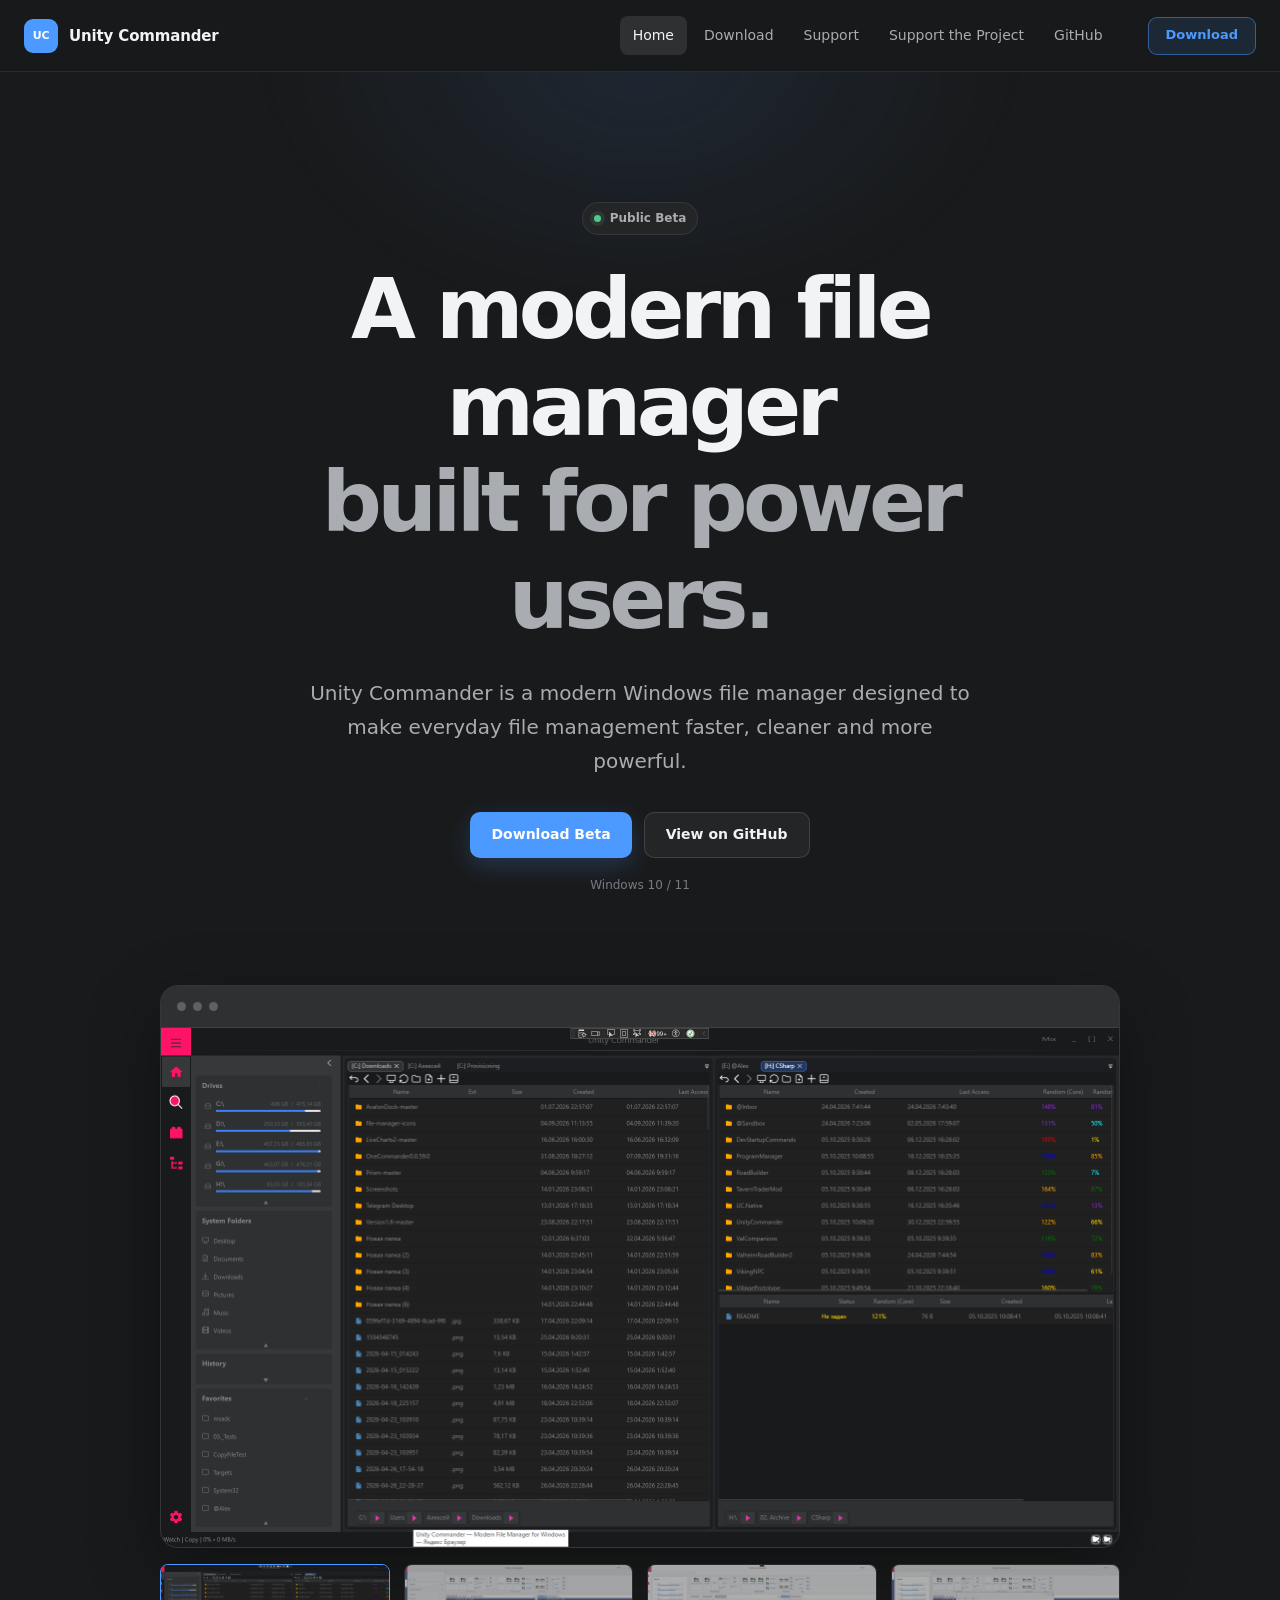
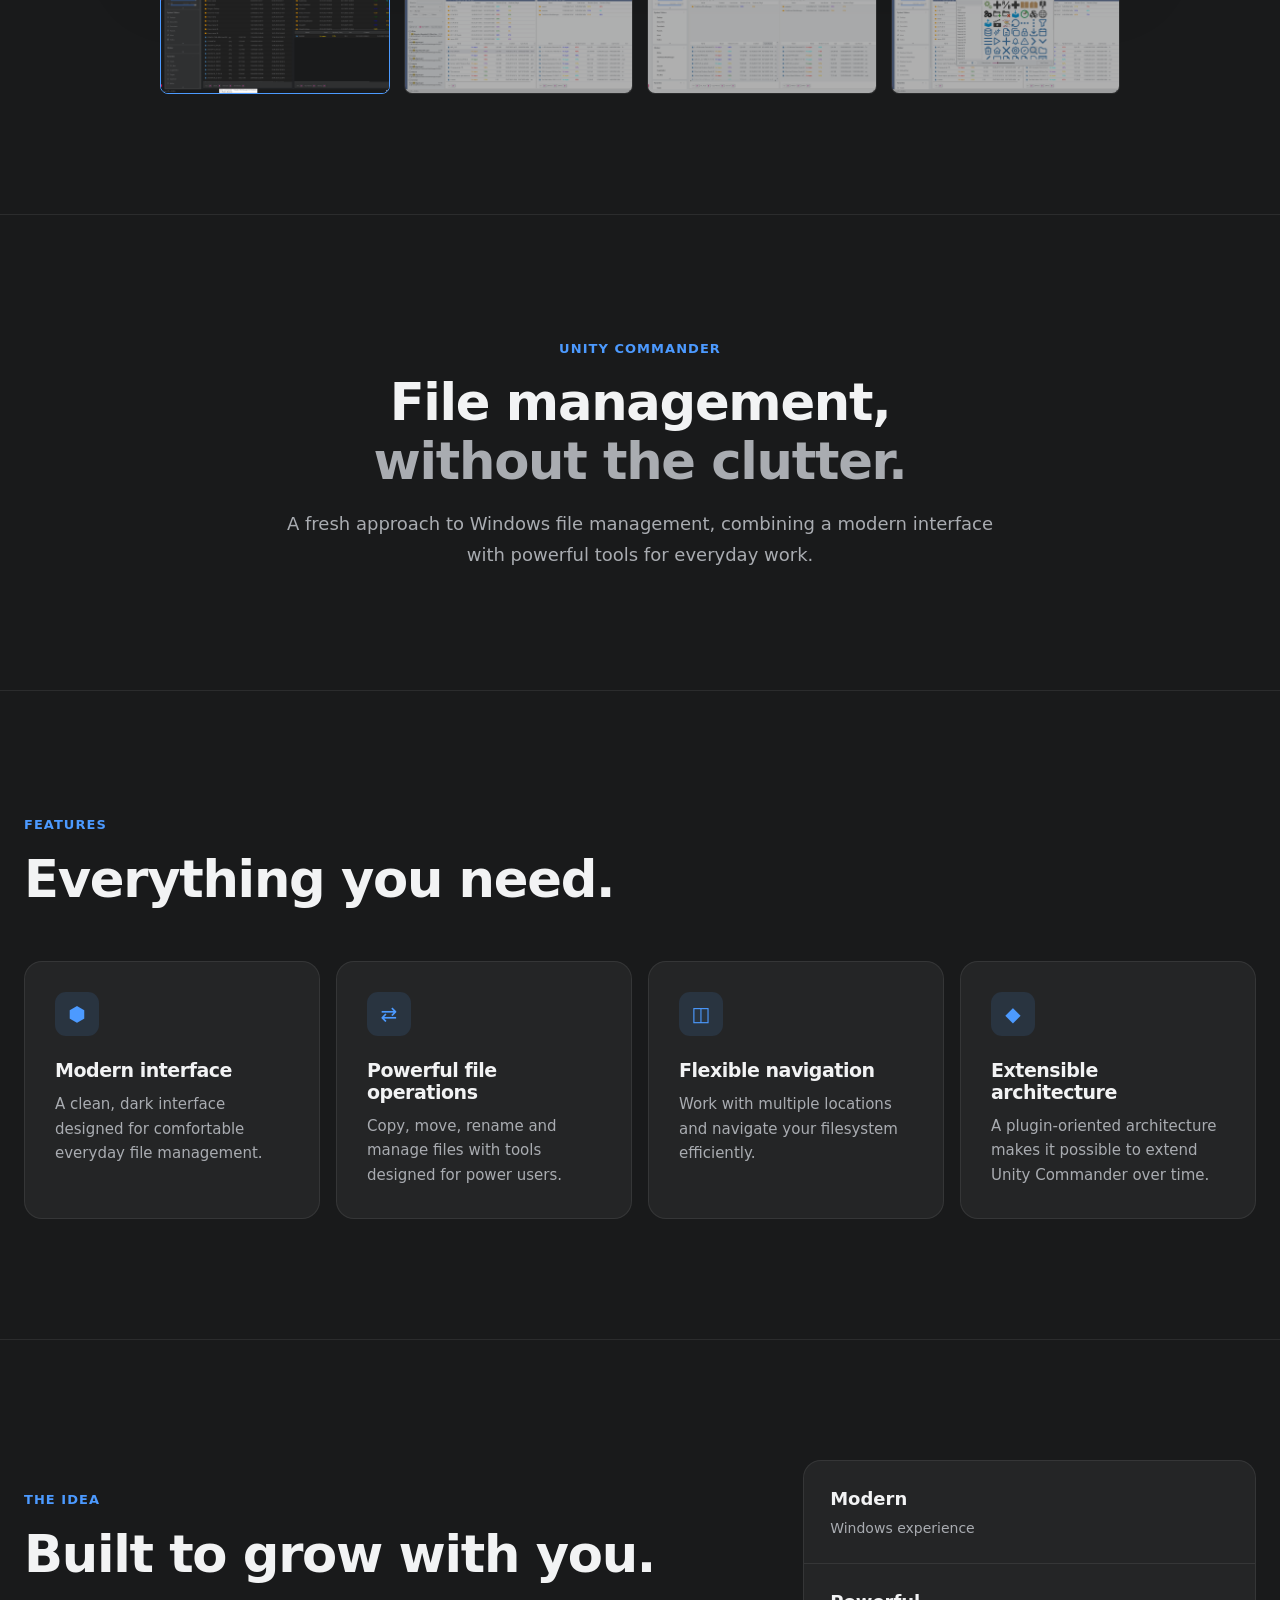
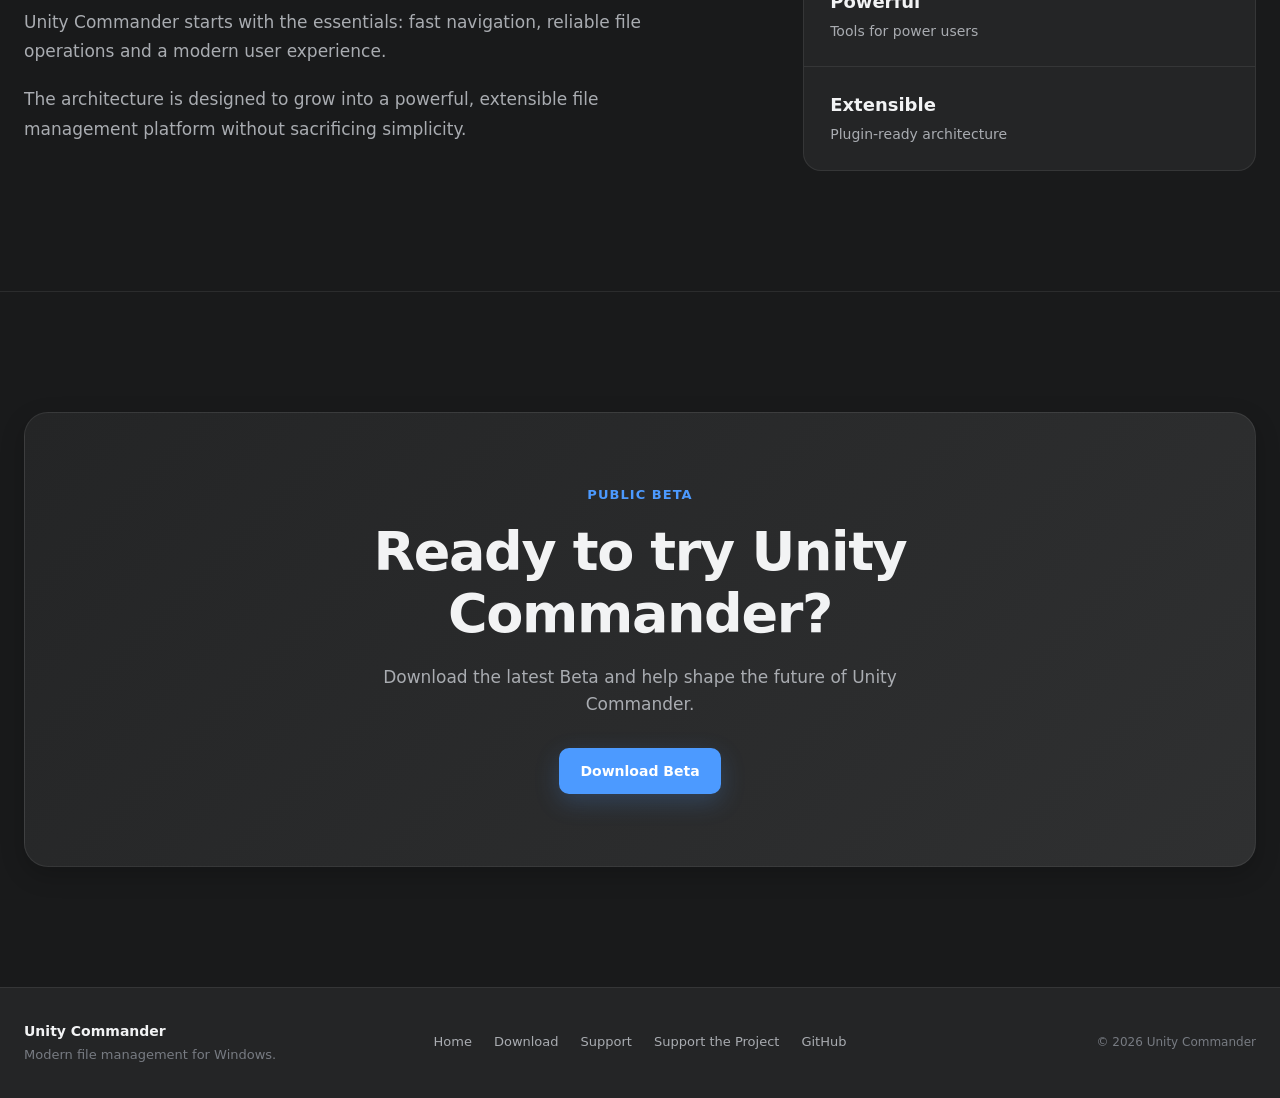
<file: index.html>
<!DOCTYPE html>
<html lang="en">
<head>
    <meta charset="UTF-8">
    <meta name="viewport" content="width=device-width, initial-scale=1.0">

    <meta
        name="description"
        content="Unity Commander — a modern, powerful file manager for Windows."
    >

    <title>Unity Commander — Modern File Manager for Windows</title>

    <link rel="stylesheet" href="css/base.css">
    <link rel="stylesheet" href="css/theme.css">
    <link rel="stylesheet" href="css/components.css">
    <link rel="stylesheet" href="css/home.css">
    <link rel="stylesheet" href="css/gallery.css">
</head>

<body>

    <!-- =========================
         Header
         ========================= -->

    <header class="site-header">
        <div class="container header-inner">

            <a class="brand" href="index.html">
                <span class="brand-icon">
                    UC
                </span>

                <span class="brand-name">
                    Unity Commander
                </span>
            </a>

            <nav class="main-nav" aria-label="Main navigation">
                <a class="nav-link active" href="index.html">
                    Home
                </a>

                <a class="nav-link" href="download.html">
                    Download
                </a>

                <a class="nav-link" href="support.html">Support</a>
                
                 <a class="nav-link" href="support-project.html">Support the Project</a>
                <a
                    class="nav-link"
                    href="https://github.com/"
                    target="_blank"
                    rel="noopener"
                >
                    GitHub
                </a>
            </nav>

            <a class="header-download" href="download.html">
                Download
            </a>

        </div>
    </header>


    <main>

        <!-- =========================
             Hero
             ========================= -->

        <section class="hero">
            <div class="container">

                <div class="hero-content">

                    <div class="hero-badge">
                        <span class="status-dot"></span>
                        Public Beta
                    </div>

                    <h1 class="hero-title">
                        A modern file manager
                        <span>built for power users.</span>
                    </h1>

                    <p class="hero-description">
                        Unity Commander is a modern Windows file manager
                        designed to make everyday file management faster,
                        cleaner and more powerful.
                    </p>

                    <div class="hero-actions">

                        <a
                            class="button button-primary"
                            href="download.html"
                        >
                            Download Beta
                        </a>

                        <a
                            class="button button-secondary"
                            href="https://github.com/"
                            target="_blank"
                            rel="noopener"
                        >
                            View on GitHub
                        </a>

                    </div>

                    <p class="hero-platform">
                        Windows 10 / 11
                    </p>

                </div>

            </div>
        </section>


        <!-- =========================
            Product Screenshots
            ========================= -->

        <section class="product-preview">
            <div c
        lass="container">

                <div class="product-gallery" data-gallery>

                    <button
                        class="gallery-main"
                        type="button"
                        data-gallery-open="0"
                        aria-label="Open Unity Commander screenshot"
                    >
                        <div class="window-header">
                            <span></span>
                            <span></span>
                            <span></span>
                        </div>

                        <div class="window-content">
                            <img
                                src="assets/images/unity-commander-main.png"
                                alt="Unity Commander file manager interface"
                                data-gallery-image
                            >
                        </div>
                    </button>

                    <div class="gallery-thumbnails" aria-label="Product screenshots">

                        <button
                            class="gallery-thumbnail active"
                            type="button"
                            data-gallery-open="0"
                        >
                            <img
                                src="assets/images/unity-commander-main.png"
                                alt="Unity Commander main interface"
                            >
                        </button>

                        <button
                            class="gallery-thumbnail"
                            type="button"
                            data-gallery-open="1"
                        >
                            <img
                                src="assets/images/unity-commander-search.png"
                                alt="Unity Commander search"
                            >
                        </button>

                        <button
                            class="gallery-thumbnail"
                            type="button"
                            data-gallery-open="2"
                        >
                            <img
                                src="assets/images/unity-commander-light.png"
                                alt="Unity Commander navigation"
                            >
                        </button>

                        <button
                            class="gallery-thumbnail"
                            type="button"
                            data-gallery-open="3"
                        >
                            <img
                                src="assets/images/unity-commander-icon-maker.png"
                                alt="Unity Commander Icon Maker"
                            >
                        </button>

                    </div>

                </div>

            </div>
        </section>


        <!-- =========================
            Screenshot Lightbox
            ========================= -->

        <div
            class="gallery-lightbox"
            data-gallery-lightbox
            aria-hidden="true"
        >

            <div class="gallery-lightbox-backdrop" data-gallery-close></div>

            <div class="gallery-lightbox-content">

                <button
                    class="gallery-lightbox-close"
                    type="button"
                    data-gallery-close
                    aria-label="Close screenshot"
                >
                    ×
                </button>

                <button
                    class="gallery-lightbox-arrow gallery-lightbox-prev"
                    type="button"
                    data-gallery-prev
                    aria-label="Previous screenshot"
                >
                    ‹
                </button>

                <img
                    class="gallery-lightbox-image"
                    data-gallery-lightbox-image
                    src=""
                    alt=""
                >

                <button
                    class="gallery-lightbox-arrow gallery-lightbox-next"
                    type="button"
                    data-gallery-next
                    aria-label="Next screenshot"
                >
                    ›
                </button>

                <div
                    class="gallery-lightbox-counter"
                    data-gallery-counter
                >
                    1 / 4
                </div>

            </div>

        </div>



        <!-- =========================
             Introduction
             ========================= -->

        <section class="section introduction">
            <div class="container">

                <div class="section-heading">

                    <span class="section-label">
                        Unity Commander
                    </span>

                    <h2>
                        File management,
                        <span>without the clutter.</span>
                    </h2>

                    <p>
                        A fresh approach to Windows file management,
                        combining a modern interface with powerful
                        tools for everyday work.
                    </p>

                </div>

            </div>
        </section>


        <!-- =========================
             Features
             ========================= -->

        <section class="section features">
            <div class="container">

                <div class="section-heading">
                    <span class="section-label">
                        Features
                    </span>

                    <h2>
                        Everything you need.
                    </h2>
                </div>


                <div class="feature-grid">

                    <article class="feature-card">

                        <div class="feature-icon">
                            ⬢
                        </div>

                        <h3>
                            Modern interface
                        </h3>

                        <p>
                            A clean, dark interface designed for
                            comfortable everyday file management.
                        </p>

                    </article>


                    <article class="feature-card">

                        <div class="feature-icon">
                            ⇄
                        </div>

                        <h3>
                            Powerful file operations
                        </h3>

                        <p>
                            Copy, move, rename and manage files
                            with tools designed for power users.
                        </p>

                    </article>


                    <article class="feature-card">

                        <div class="feature-icon">
                            ◫
                        </div>

                        <h3>
                            Flexible navigation
                        </h3>

                        <p>
                            Work with multiple locations and navigate
                            your filesystem efficiently.
                        </p>

                    </article>


                    <article class="feature-card">

                        <div class="feature-icon">
                            ◆
                        </div>

                        <h3>
                            Extensible architecture
                        </h3>

                        <p>
                            A plugin-oriented architecture makes it
                            possible to extend Unity Commander over time.
                        </p>

                    </article>

                </div>

            </div>
        </section>


        <!-- =========================
             Philosophy
             ========================= -->

        <section class="section philosophy">
            <div class="container">

                <div class="philosophy-grid">

                    <div class="philosophy-content">

                        <span class="section-label">
                            The idea
                        </span>

                        <h2>
                            Built to grow with you.
                        </h2>

                        <p>
                            Unity Commander starts with the essentials:
                            fast navigation, reliable file operations
                            and a modern user experience.
                        </p>

                        <p>
                            The architecture is designed to grow into
                            a powerful, extensible file management
                            platform without sacrificing simplicity.
                        </p>

                    </div>


                    <div class="philosophy-highlight">

                        <div class="highlight-item">
                            <strong>
                                Modern
                            </strong>

                            <span>
                                Windows experience
                            </span>
                        </div>

                        <div class="highlight-item">
                            <strong>
                                Powerful
                            </strong>

                            <span>
                                Tools for power users
                            </span>
                        </div>

                        <div class="highlight-item">
                            <strong>
                                Extensible
                            </strong>

                            <span>
                                Plugin-ready architecture
                            </span>
                        </div>

                    </div>

                </div>

            </div>
        </section>


        <!-- =========================
             Beta CTA
             ========================= -->

        <section class="section beta-cta">
            <div class="container">

                <div class="cta-card">

                    <span class="section-label">
                        Public Beta
                    </span>

                    <h2>
                        Ready to try Unity Commander?
                    </h2>

                    <p>
                        Download the latest Beta and help shape
                        the future of Unity Commander.
                    </p>

                    <a
                        class="button button-primary"
                        href="download.html"
                    >
                        Download Beta
                    </a>

                </div>

            </div>
        </section>

    </main>


    <!-- =========================
         Footer
         ========================= -->

    <footer class="site-footer">

        <div class="container footer-inner">

            <div class="footer-brand">
                <strong>
                    Unity Commander
                </strong>

                <span>
                    Modern file management for Windows.
                </span>
            </div>


            <nav class="footer-nav" aria-label="Footer navigation">

                <a href="index.html">
                    Home
                </a>

                <a href="download.html">
                    Download
                </a>
              
                <a href="support.html">Support</a>
                
                <a href="support-project.html">Support the Project</a>

                <a
                    href="https://github.com/"
                    target="_blank"
                    rel="noopener"
                >
                    GitHub
                </a>

            </nav>


            <div class="footer-meta">
                © 2026 Unity Commander
            </div>

        </div>

    </footer>


    <script src="js/app.js"></script>

</body>
</html>
</file>
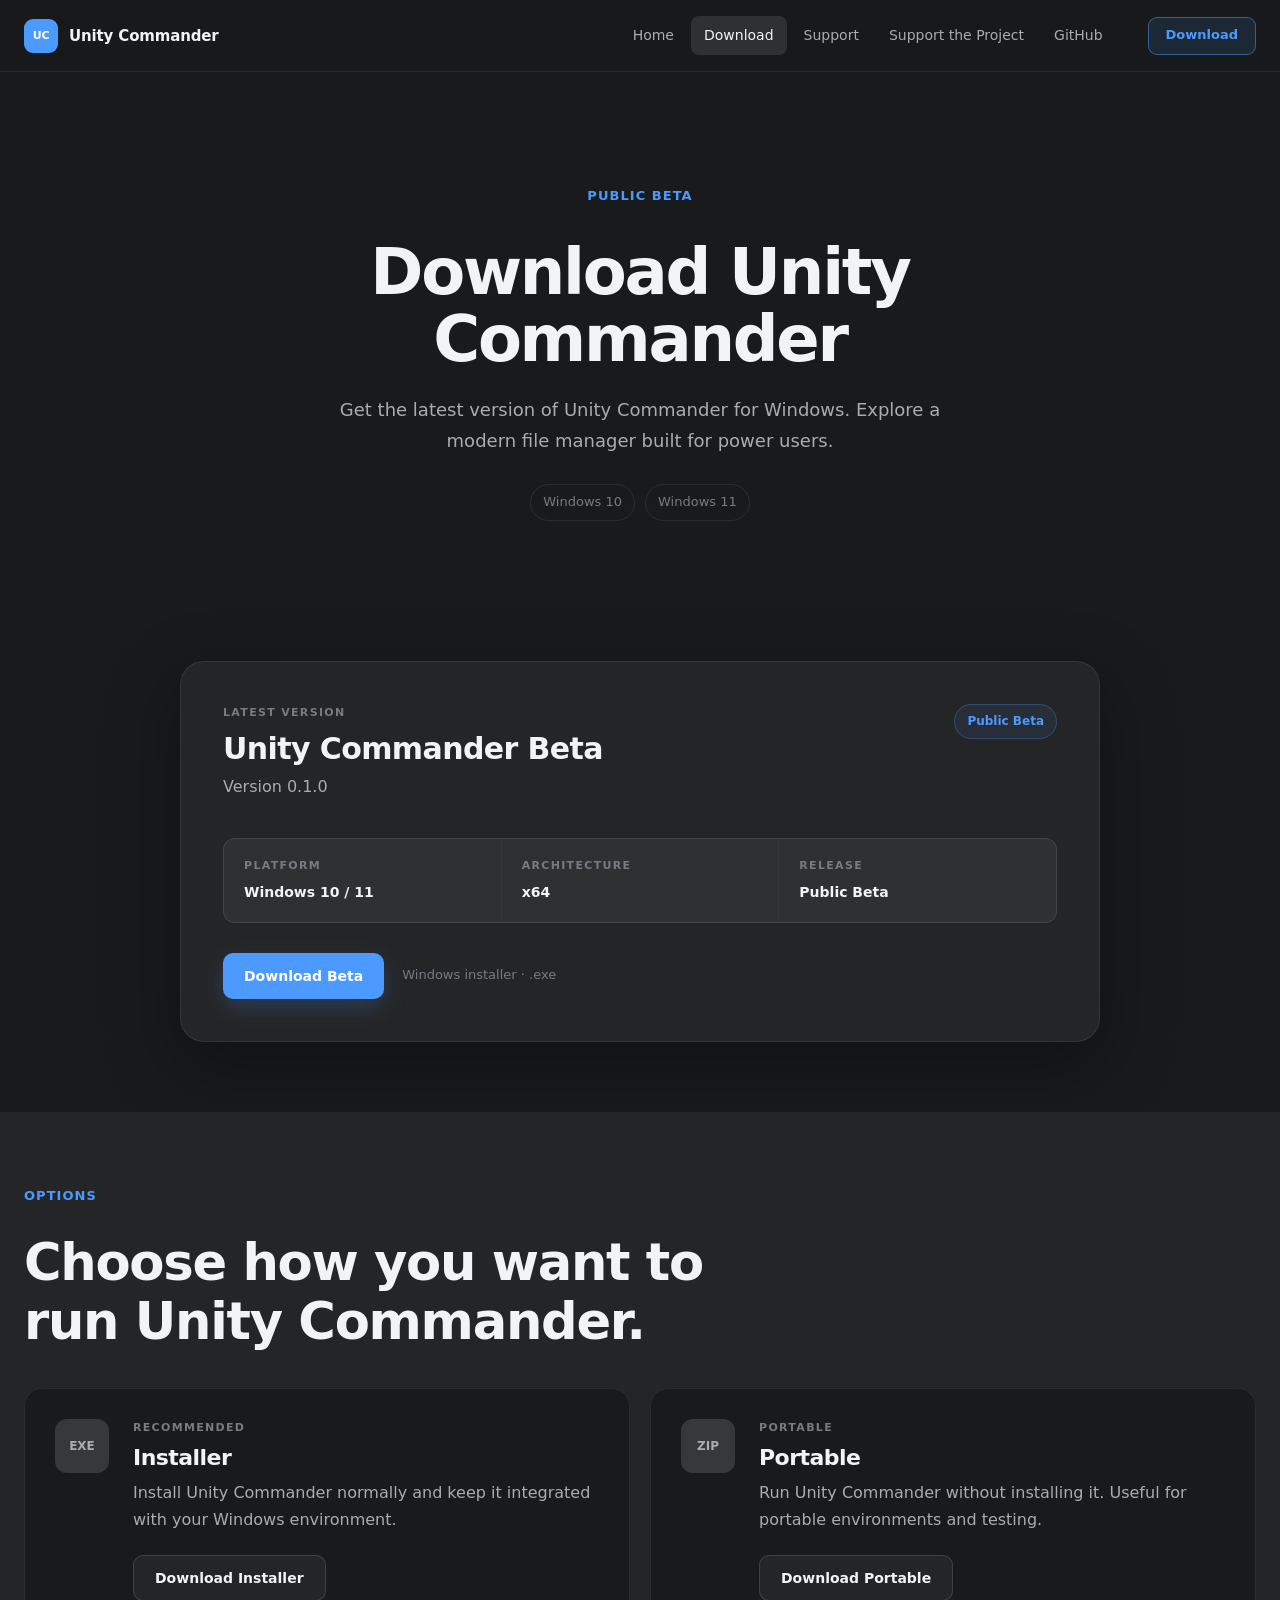
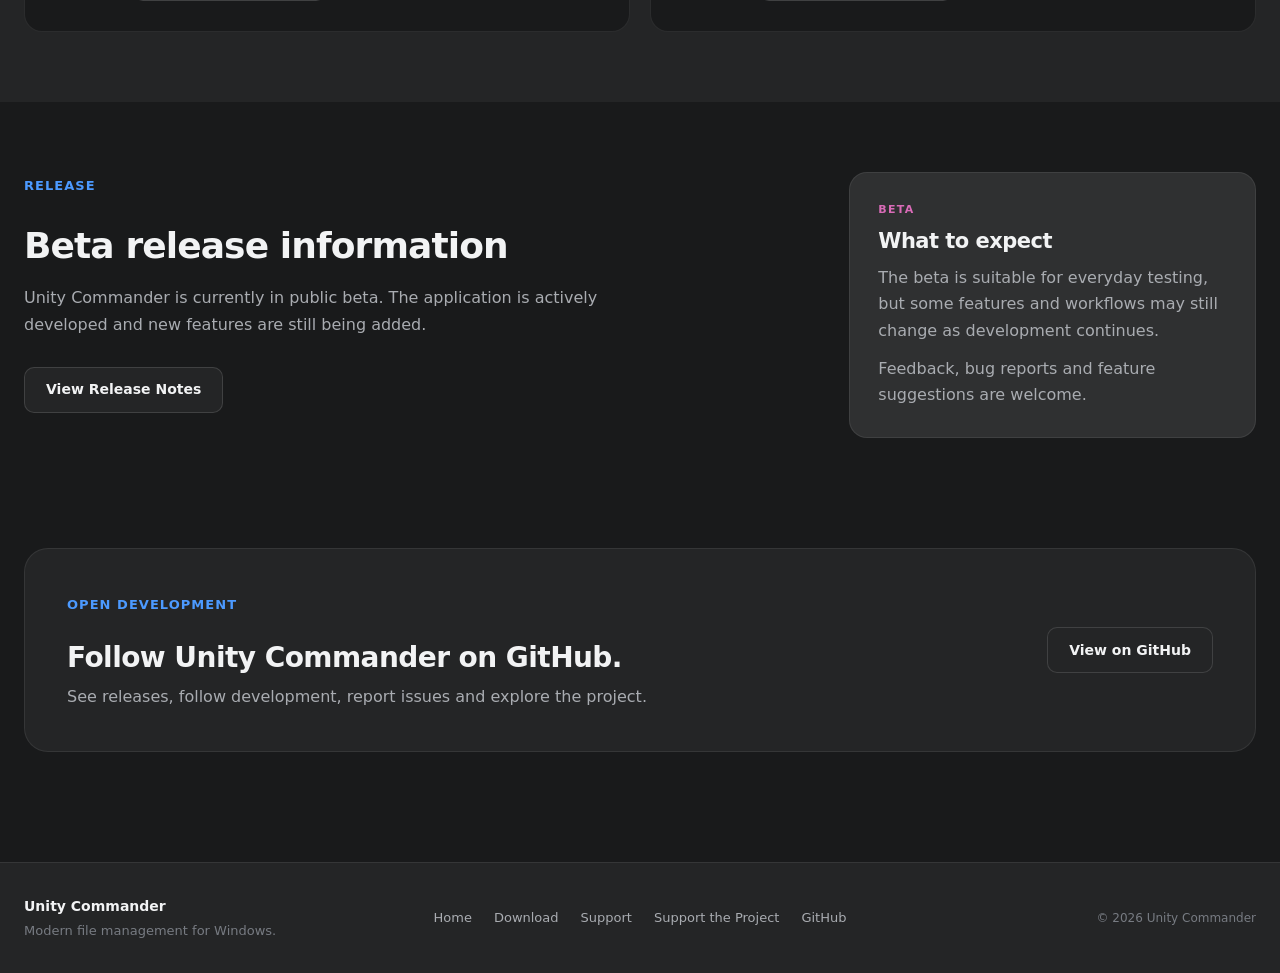
<file: download.html>
<!DOCTYPE html>
<html lang="en">
<head>
    <meta charset="UTF-8">
    <meta name="viewport" content="width=device-width, initial-scale=1.0">

    <title>Download — Unity Commander</title>
    <meta
        name="description"
        content="Download Unity Commander Beta for Windows 10 and Windows 11."
    >

    <link rel="stylesheet" href="css/base.css">
    <link rel="stylesheet" href="css/theme.css">
    <link rel="stylesheet" href="css/components.css">
    <link rel="stylesheet" href="css/download.css">
</head>

<body>

<header class="site-header">
    <div class="container header-inner">

            <a class="brand" href="index.html">
                <span class="brand-icon">
                    UC
                </span>

                <span class="brand-name">
                    Unity Commander
                </span>
            </a>

       <nav class="main-nav" aria-label="Main navigation">
                <a class="nav-link" href="index.html">
                    Home
                </a>

                <a class="nav-link active" href="download.html">
                    Download
                </a>

                <a class="nav-link" href="support.html">Support</a>
                
                 <a class="nav-link" href="support-project.html">Support the Project</a>

                <a
                    class="nav-link"
                    href="https://github.com/"
                    target="_blank"
                    rel="noopener"
                >
                    GitHub
                </a>
            </nav>

          <a class="header-download" href="download.html">
                Download
            </a>

    </div>
</header>
 
<main>

    <!-- Download Hero -->
    <section class="download-hero">
        <div class="container">

            <div class="download-hero-content">

                <span class="section-label">
                    PUBLIC BETA
                </span>

                <h1>
                    Download Unity Commander
                </h1>

                <p class="download-hero-description">
                    Get the latest version of Unity Commander for Windows.
                    Explore a modern file manager built for power users.
                </p>

                <div class="download-platform">
                    <span>Windows 10</span>
                    <span>Windows 11</span>
                </div>

            </div>

        </div>
    </section>


    <!-- Main Download -->
    <section class="download-section" id="download">
        <div class="container">

            <div class="download-card download-card-primary">

                <div class="download-card-header">

                    <div>
                        <span class="download-card-label">
                            LATEST VERSION
                        </span>

                        <h2>
                            Unity Commander Beta
                        </h2>

                        <p>
                            Version 0.1.0
                        </p>
                    </div>

                    <span class="download-status">
                        Public Beta
                    </span>

                </div>


                <div class="download-card-details">

                    <div class="download-detail">
                        <span class="download-detail-label">
                            Platform
                        </span>

                        <strong>
                            Windows 10 / 11
                        </strong>
                    </div>

                    <div class="download-detail">
                        <span class="download-detail-label">
                            Architecture
                        </span>

                        <strong>
                            x64
                        </strong>
                    </div>

                    <div class="download-detail">
                        <span class="download-detail-label">
                            Release
                        </span>

                        <strong>
                            Public Beta
                        </strong>
                    </div>

                </div>


                <div class="download-card-action">

                    <a
                        class="button button-primary button-large"
                        href="#"
                    >
                        Download Beta
                    </a>

                    <span class="download-action-note">
                        Windows installer · .exe
                    </span>

                </div>

            </div>

        </div>
    </section>


    <!-- Alternative Downloads -->
    <section class="download-section download-section-secondary">
        <div class="container">

            <div class="section-heading">
                <span class="section-label">
                    OPTIONS
                </span>

                <h2>
                    Choose how you want to run Unity Commander.
                </h2>
            </div>


            <div class="download-options">

                <article class="download-option-card">

                    <div class="download-option-icon">
                        EXE
                    </div>

                    <div class="download-option-content">

                        <span class="download-option-label">
                            RECOMMENDED
                        </span>

                        <h3>
                            Installer
                        </h3>

                        <p>
                            Install Unity Commander normally and keep it
                            integrated with your Windows environment.
                        </p>

                        <a class="button button-secondary" href="#">
                            Download Installer
                        </a>

                    </div>

                </article>


                <article class="download-option-card">

                    <div class="download-option-icon">
                        ZIP
                    </div>

                    <div class="download-option-content">

                        <span class="download-option-label">
                            PORTABLE
                        </span>

                        <h3>
                            Portable
                        </h3>

                        <p>
                            Run Unity Commander without installing it.
                            Useful for portable environments and testing.
                        </p>

                        <a class="button button-secondary" href="#">
                            Download Portable
                        </a>

                    </div>

                </article>

            </div>

        </div>
    </section>


    <!-- Release Information -->
    <section class="download-section">
        <div class="container">

            <div class="release-grid">

                <div class="release-info">

                    <span class="section-label">
                        RELEASE
                    </span>

                    <h2>
                        Beta release information
                    </h2>

                    <p>
                        Unity Commander is currently in public beta.
                        The application is actively developed and new
                        features are still being added.
                    </p>

                    <a
                        class="button button-secondary"
                        href="#"
                        target="_blank"
                        rel="noopener"
                    >
                        View Release Notes
                    </a>

                </div>


                <div class="beta-notice">

                    <span class="beta-notice-label">
                        BETA
                    </span>

                    <h3>
                        What to expect
                    </h3>

                    <p>
                        The beta is suitable for everyday testing,
                        but some features and workflows may still change
                        as development continues.
                    </p>

                    <p>
                        Feedback, bug reports and feature suggestions
                        are welcome.
                    </p>

                </div>

            </div>

        </div>
    </section>


    <!-- GitHub -->
    <section class="download-section download-community">
        <div class="container">

            <div class="community-card">

                <div>
                    <span class="section-label">
                        OPEN DEVELOPMENT
                    </span>

                    <h2>
                        Follow Unity Commander on GitHub.
                    </h2>

                    <p>
                        See releases, follow development, report issues
                        and explore the project.
                    </p>
                </div>

                <a
                    class="button button-secondary"
                    href="#"
                    target="_blank"
                    rel="noopener"
                >
                    View on GitHub
                </a>

            </div>

        </div>
    </section>

</main>


    <footer class="site-footer">

        <div class="container footer-inner">

            <div class="footer-brand">
                <strong>
                    Unity Commander
                </strong>

                <span>
                    Modern file management for Windows.
                </span>
            </div>


            <nav class="footer-nav" aria-label="Footer navigation">

                <a href="index.html">
                    Home
                </a>

                <a href="download.html">
                    Download
                    
                <a class="active" href="support.html">Support</a>
                
                <a href="support-project.html">Support the Project</a>
                   
                <a
                    href="https://github.com/"
                    target="_blank"
                    rel="noopener"
                >
                    GitHub
                </a>

            </nav>


            <div class="footer-meta">
                © 2026 Unity Commander
            </div>

        </div>


<script src="js/app.js"></script>

</body>
</html>
</file>
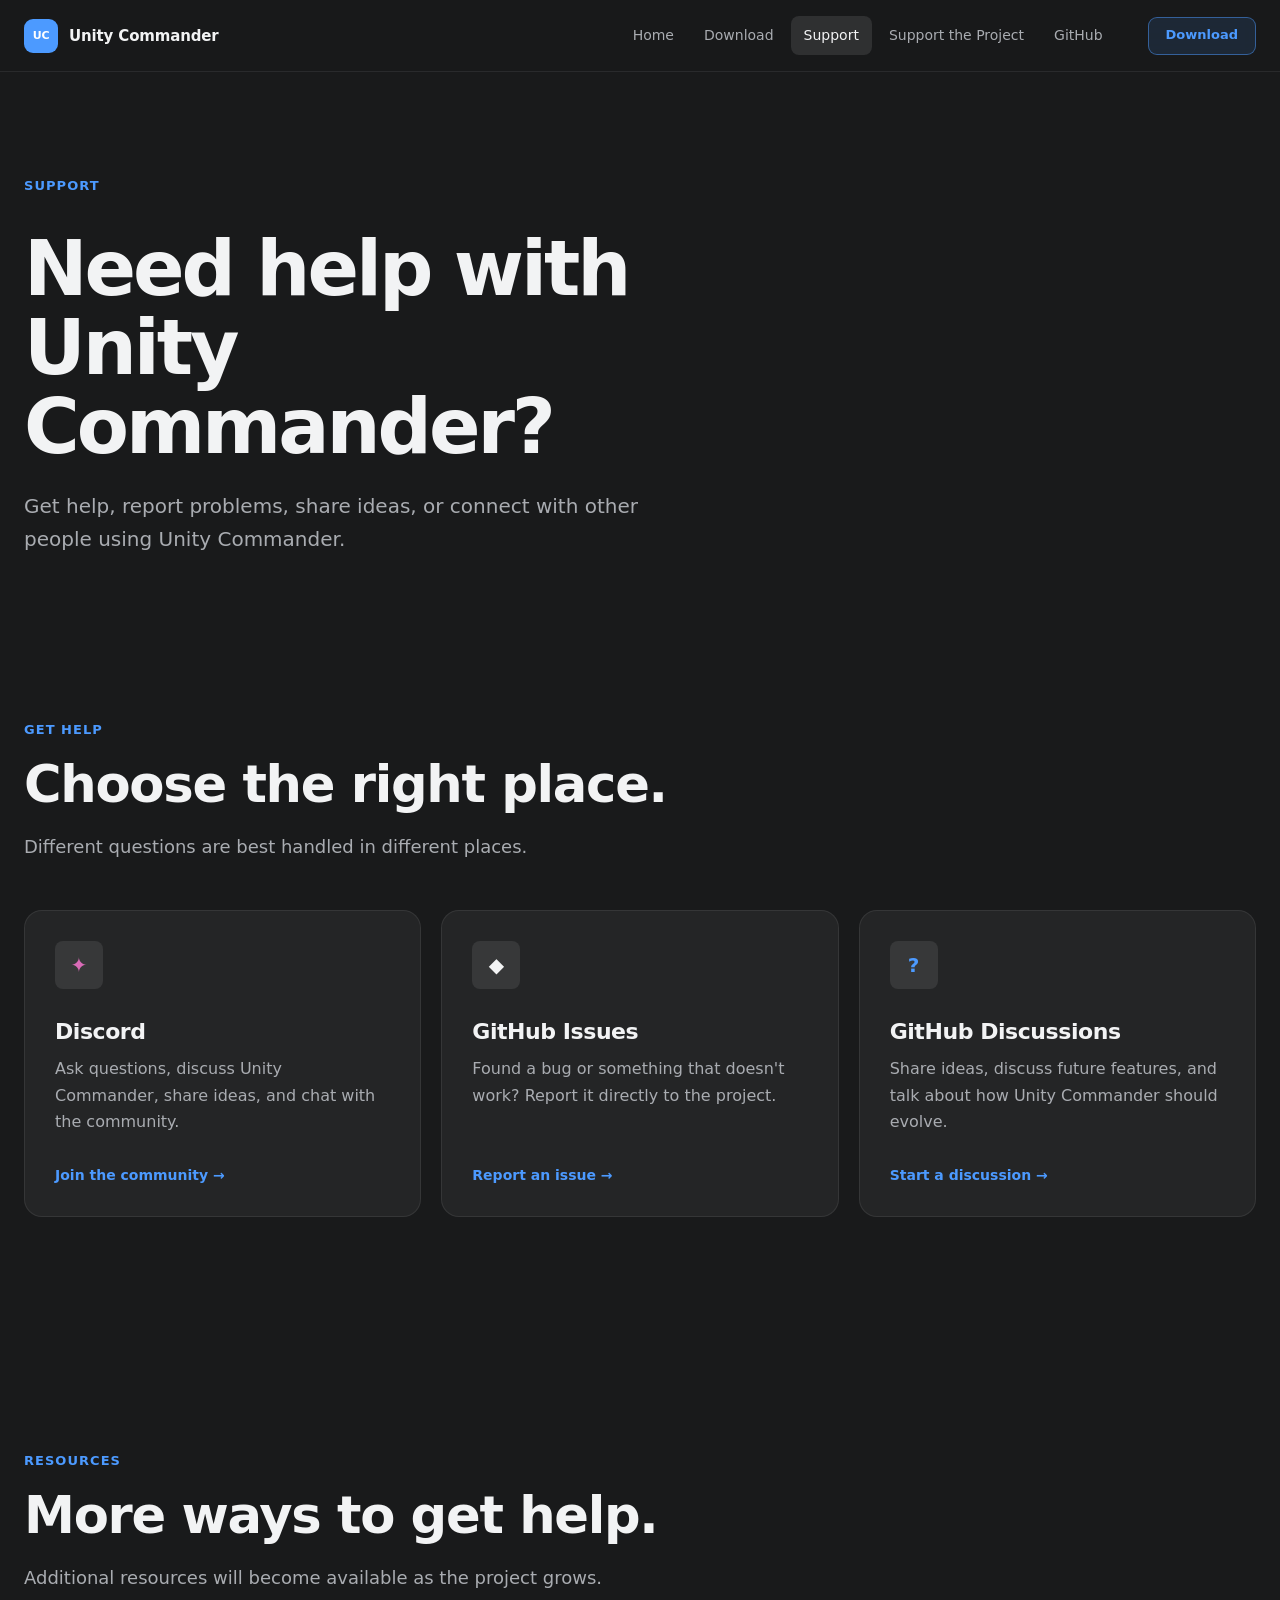
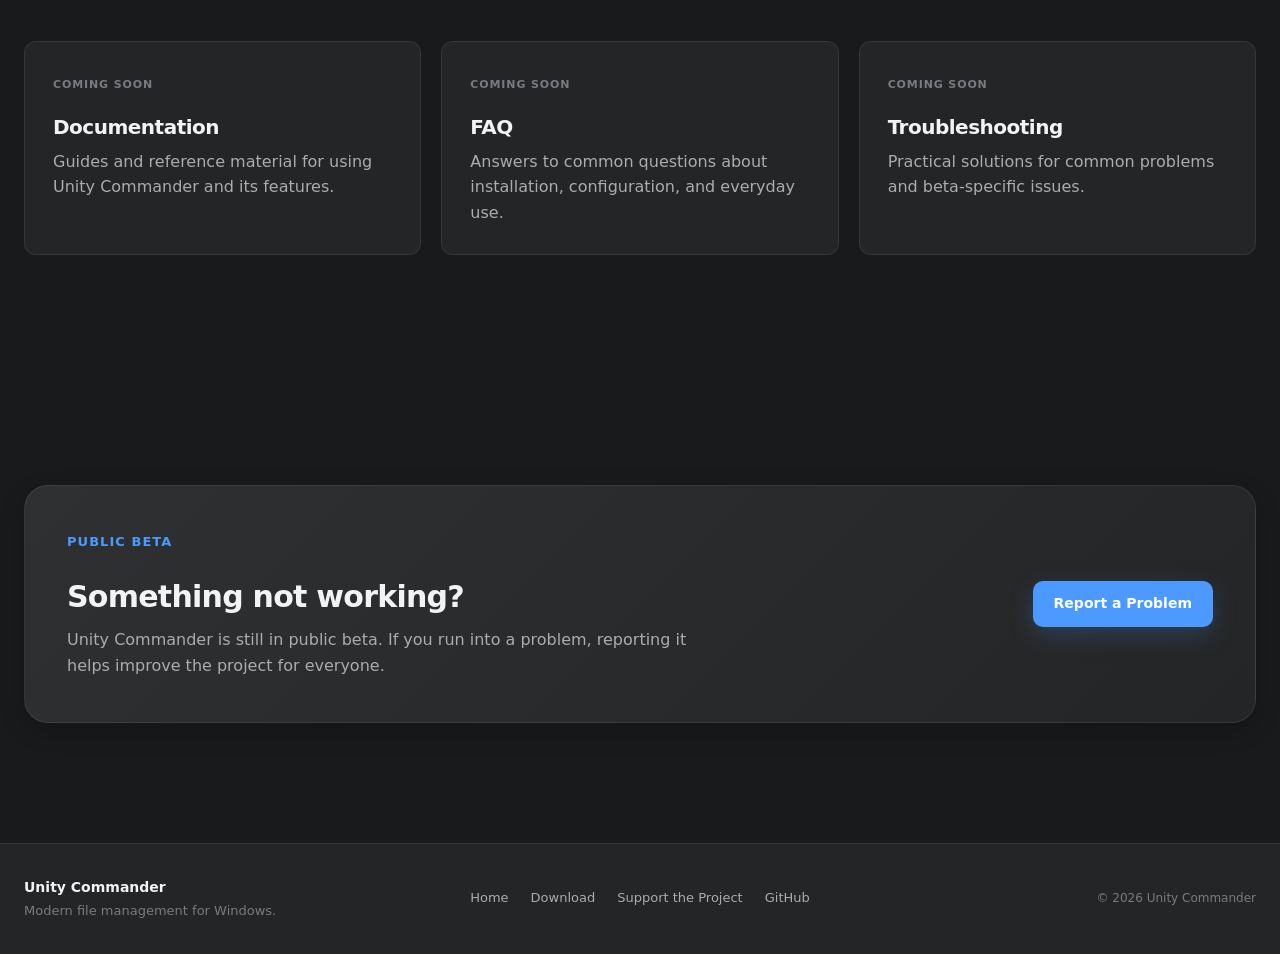
<file: support.html>
<!DOCTYPE html>
<html lang="en">
<head>
    <meta charset="UTF-8">
    <meta name="viewport" content="width=device-width, initial-scale=1.0">

    <title>Support — Unity Commander</title>
    <meta name="description"
          content="Get help, report issues, and connect with the Unity Commander community.">

    <link rel="stylesheet" href="css/base.css">
    <link rel="stylesheet" href="css/theme.css">
    <link rel="stylesheet" href="css/components.css">
    <link rel="stylesheet" href="css/support.css">
</head>

<body>


<header class="site-header">
    <div class="container header-inner">

            <a class="brand" href="index.html">
                <span class="brand-icon">
                    UC
                </span>

                <span class="brand-name">
                    Unity Commander
                </span>
            </a>

       <nav class="main-nav" aria-label="Main navigation">
                <a class="nav-link" href="index.html">
                    Home
                </a>

                <a class="nav-link" href="download.html">
                    Download
                </a>

                 <a class="nav-link active" href="support.html">Support</a>
                
                 <a class="nav-link" href="support-project.html">Support the Project</a>

                <a
                    class="nav-link"
                    href="https://github.com/"
                    target="_blank"
                    rel="noopener"
                >
                    GitHub
                </a>
            </nav>

          <a class="header-download" href="download.html">
                Download
            </a>

    </div>
</header>

<main>

    <!-- Hero -->
    <section class="support-hero section">
        <div class="container">

            <div class="support-hero-content">

                <span class="section-label">SUPPORT</span>

                <h1>Need help with<br>Unity Commander?</h1>

                <p class="support-hero-description">
                    Get help, report problems, share ideas, or connect with
                    other people using Unity Commander.
                </p>

            </div>

        </div>
    </section>


    <!-- Support channels -->
    <section class="support-channels section">
        <div class="container">

            <div class="section-heading">
                <span class="section-label">GET HELP</span>
                <h2>Choose the right place.</h2>
                <p>
                    Different questions are best handled in different places.
                </p>
            </div>

            <div class="support-grid">

                <a class="support-card"
                   href="https://discord.com/"
                   target="_blank"
                   rel="noopener">

                    <div class="support-card-icon support-card-icon-discord">
                        ✦
                    </div>

                    <div class="support-card-content">
                        <h3>Discord</h3>

                        <p>
                            Ask questions, discuss Unity Commander,
                            share ideas, and chat with the community.
                        </p>

                        <span class="support-card-link">
                            Join the community →
                        </span>
                    </div>

                </a>


                <a class="support-card"
                   href="https://github.com/"
                   target="_blank"
                   rel="noopener">

                    <div class="support-card-icon support-card-icon-github">
                        ◆
                    </div>

                    <div class="support-card-content">
                        <h3>GitHub Issues</h3>

                        <p>
                            Found a bug or something that doesn't work?
                            Report it directly to the project.
                        </p>

                        <span class="support-card-link">
                            Report an issue →
                        </span>
                    </div>

                </a>


                <a class="support-card"
                   href="https://github.com/"
                   target="_blank"
                   rel="noopener">

                    <div class="support-card-icon support-card-icon-discussions">
                        ?
                    </div>

                    <div class="support-card-content">
                        <h3>GitHub Discussions</h3>

                        <p>
                            Share ideas, discuss future features, and
                            talk about how Unity Commander should evolve.
                        </p>

                        <span class="support-card-link">
                            Start a discussion →
                        </span>
                    </div>

                </a>

            </div>

        </div>
    </section>


    <!-- Resources -->
    <section class="support-resources section">
        <div class="container">

            <div class="section-heading">
                <span class="section-label">RESOURCES</span>
                <h2>More ways to get help.</h2>
                <p>
                    Additional resources will become available as the project
                    grows.
                </p>
            </div>

            <div class="resources-grid">

                <div class="resource-card">
                    <span class="resource-status">COMING SOON</span>
                    <h3>Documentation</h3>
                    <p>
                        Guides and reference material for using Unity Commander
                        and its features.
                    </p>
                </div>

                <div class="resource-card">
                    <span class="resource-status">COMING SOON</span>
                    <h3>FAQ</h3>
                    <p>
                        Answers to common questions about installation,
                        configuration, and everyday use.
                    </p>
                </div>

                <div class="resource-card">
                    <span class="resource-status">COMING SOON</span>
                    <h3>Troubleshooting</h3>
                    <p>
                        Practical solutions for common problems and
                        beta-specific issues.
                    </p>
                </div>

            </div>

        </div>
    </section>


    <!-- Beta -->
    <section class="support-beta section">
        <div class="container">

            <div class="support-beta-card">

                <div>
                    <span class="section-label">PUBLIC BETA</span>

                    <h2>Something not working?</h2>

                    <p>
                        Unity Commander is still in public beta.
                        If you run into a problem, reporting it helps
                        improve the project for everyone.
                    </p>
                </div>

                <a class="button button-primary"
                   href="https://github.com/"
                   target="_blank"
                   rel="noopener">
                    Report a Problem
                </a>

            </div>

        </div>
    </section>

</main>


    <footer class="site-footer">

        <div class="container footer-inner">

            <div class="footer-brand">
                <strong>
                    Unity Commander
                </strong>

                <span>
                    Modern file management for Windows.
                </span>
            </div>


            <nav class="footer-nav" aria-label="Footer navigation">

                <a href="index.html">
                    Home
                </a>

                <a href="download.html">
                    Download
                    
                <a href="support-project.html">Support the Project</a>
                   
                <a
                    href="https://github.com/"
                    target="_blank"
                    rel="noopener"
                >
                    GitHub
                </a>

            </nav>


            <div class="footer-meta">
                © 2026 Unity Commander
            </div>

        </div>

<script src="js/app.js"></script>

</body>
</html>
</file>
<file: css/base.css>
/* =========================================================
   Unity Commander Website
   Base
   ========================================================= */

*,
*::before,
*::after {
    box-sizing: border-box;
}

html {
    scroll-behavior: smooth;
}

html,
body {
    margin: 0;
    padding: 0;
    min-height: 100%;
}

body {
    min-width: 320px;

    font-family:
        Inter,
        "Segoe UI",
        system-ui,
        -apple-system,
        BlinkMacSystemFont,
        sans-serif;

    font-size: 16px;
    line-height: 1.6;

    background: var(--uc-background);
    color: var(--uc-text);

    -webkit-font-smoothing: antialiased;
    text-rendering: optimizeLegibility;
}

img {
    display: block;
    max-width: 100%;
    height: auto;
}

a {
    color: inherit;
    text-decoration: none;
}

button,
input,
textarea,
select {
    font: inherit;
}

button {
    cursor: pointer;
}

h1,
h2,
h3,
p {
    margin-top: 0;
}

h1,
h2,
h3 {
    line-height: 1.15;
    letter-spacing: -0.025em;
}

.container {
    width: min(
        calc(100% - 48px),
        var(--uc-container-width)
    );

    margin-inline: auto;
}

.section {
    padding-block: var(--uc-section-padding);
}

.section-heading {
    max-width: 720px;
}

.section-label {
    display: inline-flex;
    align-items: center;
    gap: 8px;

    margin-bottom: 14px;

    color: var(--uc-accent-ribbon);

    font-size: 13px;
    font-weight: 700;
    letter-spacing: 0.08em;
    text-transform: uppercase;
}

.section-heading h2 {
    margin-bottom: 18px;

    font-size: clamp(32px, 4vw, 52px);
    font-weight: 700;
}

.section-heading h2 span {
    color: var(--uc-text-secondary);
}

.section-heading p {
    margin-bottom: 0;

    color: var(--uc-text-secondary);

    font-size: 18px;
    line-height: 1.7;
}


/* ---------------------------------------------------------
   Accessibility
   --------------------------------------------------------- */

:focus-visible {
    outline: 2px solid var(--uc-accent-ribbon);
    outline-offset: 4px;
}


/* ---------------------------------------------------------
   Responsive cont
</file>
<file: css/theme.css>
/* =========================================================
   Unity Commander Website
   Theme / Design Tokens
   ========================================================= */

:root {

    /* -----------------------------------------------------
       Layout
       ----------------------------------------------------- */

    --uc-container-width: 1240px;

    --uc-section-padding: 120px;


    /* -----------------------------------------------------
       Backgrounds
       ----------------------------------------------------- */

    --uc-background: #191A1B;

    --uc-surface: #242526;

    --uc-surface-secondary: #2F3031;

    --uc-surface-tertiary: #373839;


    /* -----------------------------------------------------
       Text
       ----------------------------------------------------- */

    --uc-text: #F2F3F4;

    --uc-text-secondary: #A9ACB1;

    --uc-text-muted: #777B82;


    /* -----------------------------------------------------
       Accent
       ----------------------------------------------------- */

    --uc-accent-ribbon: #4C9AFF;

    --uc-accent-ribbon-hover: #68A9FF;

    --uc-accent-sidebar: #D96BB7;

    --uc-accent-sidebar-hover: #E47BC4;


    /* -----------------------------------------------------
       Borders
       ----------------------------------------------------- */

    --uc-border: rgba(255, 255, 255, 0.08);

    --uc-border-strong: rgba(255, 255, 255, 0.13);


    /* -----------------------------------------------------
       Shadows
       ----------------------------------------------------- */

    --uc-shadow-small:
        0 8px 24px rgba(0, 0, 0, 0.20);

    --uc-shadow-large:
        0 24px 70px rgba(0, 0, 0, 0.35);


    /* -----------------------------------------------------
       Radius
       ----------------------------------------------------- */

    --uc-radius-small: 8px;

    --uc-radius-medium: 12px;

    --uc-radius-large: 18px;

    --uc-radius-xl: 24px;


    /* -----------------------------------------------------
       Motion
       ----------------------------------------------------- */

    --uc-transition-fast:
        140ms ease;

    --uc-transition:
        220ms ease;

}
</file>
<file: css/components.css>
/* =========================================================
   Unity Commander Website
   Components
   ========================================================= */


/* =========================================================
   Header
   ========================================================= */

.site-header {
    position: sticky;
    top: 0;
    z-index: 100;

    height: 72px;

    background:
        color-mix(
            in srgb,
            var(--uc-background) 88%,
            transparent
        );

    border-bottom: 1px solid var(--uc-border);

    backdrop-filter: blur(18px);
    -webkit-backdrop-filter: blur(18px);
}

.header-inner {
    height: 100%;

    display: flex;
    align-items: center;
    gap: 32px;
}


/* ---------------------------------------------------------
   Brand
   --------------------------------------------------------- */

.brand {
    display: inline-flex;
    align-items: center;
    gap: 11px;

    flex-shrink: 0;

    font-weight: 700;
}

.brand-icon {
    width: 34px;
    height: 34px;

    display: grid;
    place-items: center;

    border-radius: 9px;

    background: var(--uc-accent-ribbon);
    color: white;

    font-size: 11px;
    font-weight: 800;
    letter-spacing: -0.03em;
}

.brand-name {
    font-size: 15px;
    letter-spacing: -0.01em;
}


/* ---------------------------------------------------------
   Navigation
   --------------------------------------------------------- */

.main-nav {
    display: flex;
    align-items: center;
    gap: 4px;

    margin-left: auto;
}

.nav-link {
    padding: 8px 13px;

    border-radius: 8px;

    color: var(--uc-text-secondary);

    font-size: 14px;
    font-weight: 500;

    transition:
        color var(--uc-transition-fast),
        background var(--uc-transition-fast);
}

.nav-link:hover {
    color: var(--uc-text);

    background: var(--uc-surface);
}

.nav-link.active {
    color: var(--uc-text);

    background: var(--uc-surface-secondary);
}


/* ---------------------------------------------------------
   Header Download
   --------------------------------------------------------- */

.header-download {
    display: inline-flex;
    align-items: center;
    justify-content: center;

    min-height: 38px;
    padding-inline: 17px;

    border: 1px solid
        color-mix(
            in srgb,
            var(--uc-accent-ribbon) 50%,
            transparent
        );

    border-radius: 9px;

    background:
        color-mix(
            in srgb,
            var(--uc-accent-ribbon) 12%,
            transparent
        );

    color: var(--uc-accent-ribbon);

    font-size: 13px;
    font-weight: 600;

    transition:
        background var(--uc-transition-fast),
        border-color var(--uc-transition-fast),
        color var(--uc-transition-fast);
}

.header-download:hover {
    background:
        color-mix(
            in srgb,
            var(--uc-accent-ribbon) 20%,
            transparent
        );

    border-color:
        color-mix(
            in srgb,
            var(--uc-accent-ribbon) 70%,
            transparent
        );

    color: var(--uc-accent-ribbon-hover);
}


/* =========================================================
   Buttons
   ========================================================= */

.button {
    min-height: 46px;
    padding: 0 21px;

    display: inline-flex;
    align-items: center;
    justify-content: center;

    border-radius: 10px;

    font-size: 14px;
    font-weight: 650;

    transition:
        transform var(--uc-transition-fast),
        background var(--uc-transition-fast),
        border-color var(--uc-transition-fast),
        box-shadow var(--uc-transition-fast);
}

.button:hover {
    transform: translateY(-1px);
}

.button-primary {
    background: var(--uc-accent-ribbon);
    color: #ffffff;

    box-shadow:
        0 8px 25px
        color-mix(
            in srgb,
            var(--uc-accent-ribbon) 22%,
            transparent
        );
}

.button-primary:hover {
    background: var(--uc-accent-ribbon-hover);
}

.button-secondary {
    border: 1px solid var(--uc-border-strong);

    background: var(--uc-surface);

    color: var(--uc-text);
}

.button-secondary:hover {
    background: var(--uc-surface-secondary);

    border-color:
        rgba(255, 255, 255, 0.18);
}


/* =========================================================
   Feature Cards
   ========================================================= */

.feature-card {
    min-height: 240px;

    padding: 30px;

    display: flex;
    flex-direction: column;

    border: 1px solid var(--uc-border);
    border-radius: var(--uc-radius-large);

    background: var(--uc-surface);

    transition:
        transform var(--uc-transition),
        background var(--uc-transition),
        border-color var(--uc-transition),
        box-shadow var(--uc-transition);
}

.feature-card:hover {
    transform: translateY(-3px);

    background: var(--uc-surface-secondary);

    border-color: var(--uc-border-strong);

    box-shadow: var(--uc-shadow-small);
}

.feature-icon {
    width: 44px;
    height: 44px;

    margin-bottom: 24px;

    display: grid;
    place-items: center;

    border-radius: 11px;

    background:
        color-mix(
            in srgb,
            var(--uc-accent-ribbon) 12%,
            transparent
        );

    color: var(--uc-accent-ribbon);

    font-size: 20px;
}

.feature-card h3 {
    margin-bottom: 10px;

    font-size: 19px;
}

.feature-card p {
    margin: 0;

    color: var(--uc-text-secondary);

    font-size: 15px;
    line-height: 1.65;
}


/* =========================================================
   Footer
   ========================================================= */

.site-footer {
    border-top: 1px solid var(--uc-border);

    background: var(--uc-surface);
}

.footer-inner {
    min-height: 110px;

    display: grid;
    grid-template-columns: 1fr auto 1fr;
    align-items: center;

    gap: 32px;
}

.footer-brand {
    display: flex;
    flex-direction: column;
    gap: 3px;
}

.footer-brand strong {
    font-size: 14px;
}

.footer-brand span {
    color: var(--uc-text-muted);

    font-size: 13px;
}

.footer-nav {
    display: flex;
    gap: 22px;
}

.footer-nav a {
    color: var(--uc-text-secondary);

    font-size: 13px;

    transition: color var(--uc-transition-fast);
}

.footer-nav a:hover {
    color: var(--uc-text);
}

.footer-meta {
    justify-self: end;

    color: var(--uc-text-muted);

    font-size: 12px;
}


/* =========================================================
   Responsive components
   ========================================================= */

@media (max-width: 760px) {

    .site-header {
        height: auto;
    }

    .header-inner {
        min-height: 68px;

        flex-wrap: wrap;

        padding-block: 10px;
    }

    .main-nav {
        order: 3;

        width: 100%;

        margin-left: 0;

        justify-content: center;

        padding-bottom: 4px;
    }

    .header-download {
        margin-left: auto;
    }

    .footer-inner {
        padding-block: 32px;

        grid-template-columns: 1fr;

        text-align: center;
    }

    .footer-brand {
        align-items: center;
    }

    .footer-nav {
        justify-content: center;
    }

    .footer-meta {
        justify-self: center;
    }

}
</file>
<file: css/home.css>
/* =========================================================
   Unity Commander Website
   Home Page
   ========================================================= */


/* =========================================================
   Hero
   ========================================================= */

.hero {
    position: relative;

    padding-top: 130px;
    padding-bottom: 90px;

    overflow: hidden;
}


/*
   Very subtle background atmosphere.
   No absolute positioning is used for layout itself.
*/

.hero::before {
    content: "";

    position: absolute;
    inset: -30% 20% auto;

    height: 520px;

    pointer-events: none;

    background:
        radial-gradient(
            ellipse,
            color-mix(
                in srgb,
                var(--uc-accent-ribbon) 11%,
                transparent
            ),
            transparent 68%
        );

    filter: blur(30px);
}

.hero-content {
    position: relative;

    max-width: 850px;

    margin-inline: auto;

    text-align: center;
}

.hero-badge {
    width: fit-content;

    margin-inline: auto;
    margin-bottom: 26px;

    display: inline-flex;
    align-items: center;
    gap: 9px;

    padding: 6px 11px;

    border: 1px solid var(--uc-border);

    border-radius: 999px;

    background: var(--uc-surface);

    color: var(--uc-text-secondary);

    font-size: 12px;
    font-weight: 600;
}

.status-dot {
    width: 7px;
    height: 7px;

    border-radius: 50%;

    background: #55C68A;

    box-shadow:
        0 0 0 4px
        color-mix(
            in srgb,
            #55C68A 12%,
            transparent
        );
}

.hero-title {
    max-width: 900px;

    margin-inline: auto;
    margin-bottom: 28px;

    font-size: clamp(48px, 7vw, 84px);
    font-weight: 750;

    letter-spacing: -0.055em;
}

.hero-title span {
    display: block;

    color: var(--uc-text-secondary);
}

.hero-description {
    max-width: 670px;

    margin-inline: auto;
    margin-bottom: 34px;

    color: var(--uc-text-secondary);

    font-size: clamp(17px, 2vw, 20px);
    line-height: 1.7;
}

.hero-actions {
    display: flex;
    align-items: center;
    justify-content: center;

    gap: 12px;
}

.hero-platform {
    margin-top: 18px;
    margin-bottom: 0;

    color: var(--uc-text-muted);

    font-size: 12px;
}


/* =========================================================
   Product Preview
   ========================================================= */

.product-preview {
    padding-bottom: 120px;
}

.product-window {
    overflow: hidden;

    border: 1px solid var(--uc-border-strong);
    border-radius: var(--uc-radius-xl);

    background: var(--uc-surface);

    box-shadow: var(--uc-shadow-large);
}

.window-header {
    height: 42px;

    display: flex;
    align-items: center;

    gap: 7px;

    padding-inline: 16px;

    border-bottom: 1px solid var(--uc-border);

    background: var(--uc-surface-secondary);
}

.window-header span {
    width: 9px;
    height: 9px;

    border-radius: 50%;

    background: var(--uc-text-muted);

    opacity: 0.65;
}

.window-content {
    background: var(--uc-background);
}

.window-content img {
    width: 100%;
}


/* =========================================================
   Introduction
   ========================================================= */

.introduction {
    border-top: 1px solid var(--uc-border);
}

.introduction .section-heading {
    margin-inline: auto;

    text-align: center;
}


/* =========================================================
   Features
   ========================================================= */

.features {
    border-top: 1px solid var(--uc-border);
}

.features .section-heading {
    margin-bottom: 52px;
}

.feature-grid {
    display: grid;

    grid-template-columns:
        repeat(4, minmax(0, 1fr));

    gap: 16px;
}


/* =========================================================
   Philosophy
   ========================================================= */

.philosophy {
    border-top: 1px solid var(--uc-border);
}

.philosophy-grid {
    display: grid;

    grid-template-columns:
        minmax(0, 1.2fr)
        minmax(320px, 0.8fr);

    gap: 100px;

    align-items: center;
}

.philosophy-content {
    max-width: 650px;
}

.philosophy-content h2 {
    margin-bottom: 24px;

    font-size: clamp(34px, 4vw, 54px);
}

.philosophy-content p {
    max-width: 620px;

    margin-bottom: 18px;

    color: var(--uc-text-secondary);

    font-size: 17px;
    line-height: 1.75;
}

.philosophy-content p:last-child {
    margin-bottom: 0;
}

.philosophy-highlight {
    display: flex;
    flex-direction: column;

    border: 1px solid var(--uc-border);
    border-radius: var(--uc-radius-large);

    background: var(--uc-surface);

    overflow: hidden;
}

.highlight-item {
    padding: 24px 26px;

    display: flex;
    flex-direction: column;
    gap: 3px;

    border-bottom: 1px solid var(--uc-border);
}

.highlight-item:last-child {
    border-bottom: 0;
}

.highlight-item strong {
    font-size: 18px;
}

.highlight-item span {
    color: var(--uc-text-secondary);

    font-size: 14px;
}


/* =========================================================
   Beta CTA
   ========================================================= */

.beta-cta {
    border-top: 1px solid var(--uc-border);
}

.cta-card {
    padding: 72px 40px;

    display: flex;
    flex-direction: column;
    align-items: center;

    text-align: center;

    border: 1px solid var(--uc-border);

    border-radius: var(--uc-radius-xl);

    background:
        linear-gradient(
            135deg,
            var(--uc-surface),
            var(--uc-surface-secondary)
        );

    box-shadow: var(--uc-shadow-small);
}

.cta-card .section-label {
    margin-bottom: 16px;
}

.cta-card h2 {
    max-width: 700px;

    margin-bottom: 18px;

    font-size: clamp(34px, 5vw, 54px);
}

.cta-card p {
    max-width: 600px;

    margin-bottom: 30px;

    color: var(--uc-text-secondary);

    font-size: 17px;
}


/* =========================================================
   Responsive
   ========================================================= */

@media (max-width: 1000px) {

    .feature-grid {
        grid-template-columns:
            repeat(2, minmax(0, 1fr));
    }

    .philosophy-grid {
        grid-template-columns: 1fr;

        gap: 50px;
    }

    .philosophy-content {
        max-width: 760px;
    }

}


@media (max-width: 700px) {

    .hero {
        padding-top: 90px;
        padding-bottom: 60px;
    }

    .hero-title {
        font-size: clamp(42px, 12vw, 62px);
    }

    .hero-actions {
        flex-direction: column;

        width: 100%;
    }

    .hero-actions .button {
        width: 100%;
    }

    .product-preview {
        padding-bottom: 80px;
    }

    .product-window {
        border-radius: var(--uc-radius-large);
    }

    .feature-grid {
        grid-template-columns: 1fr;
    }

    .feature-card {
        min-height: auto;
    }

    .cta-card {
        padding: 54px 24px;
    }

}
</file>
<file: css/gallery.css>
/* =========================================================
   Product Gallery
   ========================================================= */

.product-gallery {
    width: min(960px, 100%);
    margin: 0 auto;
}

.gallery-main {
    display: block;
    width: 100%;
    padding: 0;

    color: inherit;
    text-align: left;

    background: var(--uc-surface);
    border: 1px solid var(--uc-border);
    border-radius: var(--uc-radius-large);

    overflow: hidden;
    cursor: zoom-in;

    box-shadow: var(--uc-shadow-large);

    transition:
        border-color var(--uc-transition),
        transform var(--uc-transition);
}

.gallery-main:hover {
    border-color: var(--uc-border-strong);
    transform: translateY(-2px);
}

.gallery-main .window-content img {
    display: block;
    width: 100%;
    height: auto;
}


/* =========================================================
   Thumbnails
   ========================================================= */

.gallery-thumbnails {
    display: grid;
    grid-template-columns: repeat(4, 1fr);
    gap: 14px;

    margin-top: 16px;
}

.gallery-thumbnail {
    display: block;

    padding: 0;

    background: var(--uc-surface);
    border: 1px solid var(--uc-border);
    border-radius: var(--uc-radius-small);

    overflow: hidden;
    cursor: pointer;

    opacity: 0.65;

    transition:
        opacity var(--uc-transition-fast),
        border-color var(--uc-transition-fast),
        transform var(--uc-transition-fast);
}

.gallery-thumbnail:hover {
    opacity: 0.9;
    border-color: var(--uc-border-strong);
    transform: translateY(-2px);
}

.gallery-thumbnail.active {
    opacity: 1;
    border-color: var(--uc-accent-ribbon);
}

.gallery-thumbnail img {
    display: block;
    width: 100%;
    aspect-ratio: 16 / 9;
    object-fit: cover;
}


/* =========================================================
   Lightbox
   ========================================================= */

.gallery-lightbox {
    position: fixed;
    inset: 0;
    z-index: 1000;

    display: flex;
    align-items: center;
    justify-content: center;

    padding: 40px;

    visibility: hidden;
    opacity: 0;

    transition:
        opacity var(--uc-transition),
        visibility var(--uc-transition);
}

.gallery-lightbox.open {
    visibility: visible;
    opacity: 1;
}

.gallery-lightbox-backdrop {
    position: absolute;
    inset: 0;

    background: rgba(10, 10, 11, 0.92);

    backdrop-filter: blur(8px);
}

.gallery-lightbox-content {
    position: relative;

    display: flex;
    align-items: center;
    justify-content: center;

    width: min(1400px, 92vw);
    height: min(850px, 90vh);

    z-index: 1;
}

.gallery-lightbox-image {
    display: block;

    max-width: 100%;
    max-height: 100%;

    object-fit: contain;

    border: 1px solid var(--uc-border);
    border-radius: var(--uc-radius-medium);

    box-shadow: var(--uc-shadow-large);
}


/* =========================================================
   Lightbox controls
   ========================================================= */

.gallery-lightbox-close,
.gallery-lightbox-arrow {
    position: absolute;

    display: flex;
    align-items: center;
    justify-content: center;

    width: 44px;
    height: 44px;

    padding: 0;

    color: var(--uc-text);

    background: var(--uc-surface-secondary);
    border: 1px solid var(--uc-border);
    border-radius: 50%;

    cursor: pointer;

    transition:
        background var(--uc-transition-fast),
        border-color var(--uc-transition-fast),
        transform var(--uc-transition-fast);
}

.gallery-lightbox-close:hover,
.gallery-lightbox-arrow:hover {
    background: var(--uc-surface-tertiary);
    border-color: var(--uc-border-strong);
}

.gallery-lightbox-close {
    top: 0;
    right: 0;

    font-size: 28px;
    line-height: 1;
}

.gallery-lightbox-arrow {
    top: 50%;

    font-size: 36px;
    line-height: 1;

    transform: translateY(-50%);
}

.gallery-lightbox-arrow:hover {
    transform: translateY(-50%) scale(1.05);
}

.gallery-lightbox-prev {
    left: -64px;
}

.gallery-lightbox-next {
    right: -64px;
}

.gallery-lightbox-counter {
    position: absolute;

    left: 50%;
    bottom: -34px;

    transform: translateX(-50%);

    color: var(--uc-text-secondary);
    font-size: 13px;
}


/* =========================================================
   Responsive
   ========================================================= */

@media (max-width: 900px) {

    .gallery-lightbox {
        padding: 20px;
    }

    .gallery-lightbox-content {
        width: 94vw;
        height: 84vh;
    }

    .gallery-lightbox-prev {
        left: 8px;
    }

    .gallery-lightbox-next {
        right: 8px;
    }

    .gallery-lightbox-arrow {
        width: 40px;
        height: 40px;

        background: rgba(36, 37, 38, 0.9);
    }
}


@media (max-width: 640px) {

    .gallery-thumbnails {
        grid-template-columns: repeat(2, 1fr);
    }

    .gallery-lightbox {
        padding: 12px;
    }

    .gallery-lightbox-close {
        top: -8px;
        right: -8px;
    }

    .gallery-lightbox-counter {
        bottom: -28px;
    }
}
</file>
<file: css/download.css>
/* =========================================================
   Download Hero
   ========================================================= */

.download-hero {
    padding: 110px 0 70px;
    text-align: center;
}

.download-hero-content {
    max-width: 760px;
    margin: 0 auto;
}

.download-hero h1 {
    margin: 18px 0 22px;
    font-size: clamp(42px, 5vw, 68px);
    line-height: 1.05;
    letter-spacing: -0.035em;
}

.download-hero-description {
    max-width: 640px;
    margin: 0 auto;
    color: var(--uc-text-secondary);
    font-size: 18px;
    line-height: 1.7;
}

.download-platform {
    display: flex;
    justify-content: center;
    gap: 10px;
    margin-top: 28px;
}

.download-platform span {
    padding: 7px 12px;
    border: 1px solid var(--uc-border);
    border-radius: 999px;
    color: var(--uc-text-muted);
    font-size: 13px;
}


/* =========================================================
   Download Sections
   ========================================================= */

.download-section {
    padding: 70px 0;
}

.download-section-secondary {
    background: var(--uc-surface);
}


/* =========================================================
   Main Download Card
   ========================================================= */

.download-card-primary {
    max-width: 920px;
    margin: 0 auto;
    padding: 42px;
    border: 1px solid var(--uc-border);
    border-radius: var(--uc-radius-xl);
    background: var(--uc-surface);
    box-shadow: var(--uc-shadow-large);
}

.download-card-header {
    display: flex;
    align-items: flex-start;
    justify-content: space-between;
    gap: 30px;
}

.download-card-label,
.download-option-label,
.download-detail-label,
.beta-notice-label {
    display: block;
    color: var(--uc-text-muted);
    font-size: 11px;
    font-weight: 700;
    letter-spacing: 0.12em;
    text-transform: uppercase;
}

.download-card-header h2 {
    margin: 10px 0 8px;
    font-size: 30px;
    letter-spacing: -0.02em;
}

.download-card-header p {
    margin: 0;
    color: var(--uc-text-secondary);
}

.download-status {
    padding: 7px 12px;
    border: 1px solid rgba(76, 154, 255, 0.28);
    border-radius: 999px;
    background: rgba(76, 154, 255, 0.08);
    color: var(--uc-accent-ribbon);
    font-size: 12px;
    font-weight: 700;
    white-space: nowrap;
}

.download-card-details {
    display: grid;
    grid-template-columns: repeat(3, 1fr);
    gap: 1px;
    margin-top: 38px;
    overflow: hidden;
    border: 1px solid var(--uc-border);
    border-radius: var(--uc-radius-medium);
    background: var(--uc-border);
}

.download-detail {
    padding: 18px 20px;
    background: var(--uc-surface-secondary);
}

.download-detail strong {
    display: block;
    margin-top: 7px;
    font-size: 14px;
}

.download-card-action {
    display: flex;
    align-items: center;
    gap: 18px;
    margin-top: 30px;
}

.download-action-note {
    color: var(--uc-text-muted);
    font-size: 13px;
}


/* =========================================================
   Download Options
   ========================================================= */

.download-section .section-heading {
    max-width: 700px;
    margin-bottom: 38px;
}

.download-section .section-heading h2 {
    margin-top: 12px;
}

.download-options {
    display: grid;
    grid-template-columns: repeat(2, minmax(0, 1fr));
    gap: 20px;
}

.download-option-card {
    display: flex;
    gap: 24px;
    padding: 30px;
    border: 1px solid var(--uc-border);
    border-radius: var(--uc-radius-large);
    background: var(--uc-background);
    transition:
        border-color var(--uc-transition),
        transform var(--uc-transition),
        box-shadow var(--uc-transition);
}

.download-option-card:hover {
    border-color: var(--uc-border-strong);
    transform: translateY(-2px);
    box-shadow: var(--uc-shadow-small);
}

.download-option-icon {
    display: flex;
    flex: 0 0 54px;
    align-items: center;
    justify-content: center;
    width: 54px;
    height: 54px;
    border-radius: var(--uc-radius-medium);
    background: var(--uc-surface-tertiary);
    color: var(--uc-text-secondary);
    font-size: 12px;
    font-weight: 800;
}

.download-option-content {
    flex: 1;
}

.download-option-content h3 {
    margin: 8px 0 10px;
    font-size: 22px;
}

.download-option-content p {
    margin: 0 0 22px;
    color: var(--uc-text-secondary);
    line-height: 1.65;
}


/* =========================================================
   Release Information
   ========================================================= */

.release-grid {
    display: grid;
    grid-template-columns: minmax(0, 1.3fr) minmax(300px, 0.7fr);
    gap: 70px;
    align-items: start;
}

.release-info h2 {
    max-width: 600px;
    margin: 14px 0 18px;
    font-size: 36px;
    letter-spacing: -0.025em;
}

.release-info > p {
    max-width: 620px;
    margin-bottom: 28px;
    color: var(--uc-text-secondary);
    line-height: 1.7;
}

.beta-notice {
    padding: 28px;
    border: 1px solid var(--uc-border);
    border-radius: var(--uc-radius-large);
    background: var(--uc-surface-secondary);
}

.beta-notice-label {
    color: var(--uc-accent-sidebar);
}

.beta-notice h3 {
    margin: 10px 0 12px;
    font-size: 21px;
}

.beta-notice p {
    margin: 0 0 12px;
    color: var(--uc-text-secondary);
    line-height: 1.65;
}

.beta-notice p:last-child {
    margin-bottom: 0;
}


/* =========================================================
   Community
   ========================================================= */

.download-community {
    padding-top: 40px;
    padding-bottom: 110px;
}

.community-card {
    display: flex;
    align-items: center;
    justify-content: space-between;
    gap: 40px;
    padding: 42px;
    border: 1px solid var(--uc-border);
    border-radius: var(--uc-radius-xl);
    background: var(--uc-surface);
}

.community-card h2 {
    margin: 12px 0 10px;
    font-size: 28px;
    letter-spacing: -0.02em;
}

.community-card p {
    margin: 0;
    color: var(--uc-text-secondary);
}


/* =========================================================
   Responsive
   ========================================================= */

@media (max-width: 800px) {

    .download-hero {
        padding: 80px 0 50px;
    }

    .download-section {
        padding: 50px 0;
    }

    .download-card-primary {
        padding: 28px;
    }

    .download-card-header {
        flex-direction: column;
        gap: 18px;
    }

    .download-card-details {
        grid-template-columns: 1fr;
    }

    .download-card-action {
        align-items: flex-start;
        flex-direction: column;
    }

    .download-options {
        grid-template-columns: 1fr;
    }

    .release-grid {
        grid-template-columns: 1fr;
        gap: 35px;
    }

    .community-card {
        align-items: flex-start;
        flex-direction: column;
        padding: 30px;
    }
}


@media (max-width: 520px) {

    .download-hero h1 {
        font-size: 40px;
    }

    .download-platform {
        flex-wrap: wrap;
    }

    .download-card-primary {
        padding: 22px;
        border-radius: var(--uc-radius-large);
    }

    .download-option-card {
        flex-direction: column;
        padding: 24px;
    }

    .community-card {
        padding: 24px;
    }
}
</file>
<file: css/support.css>
/* =========================================================
   Support
   ========================================================= */

.support-hero {
    padding-top: 100px;
    padding-bottom: 90px;
}

.support-hero-content {
    max-width: 760px;
}

.support-hero h1 {
    margin-top: 18px;
    margin-bottom: 24px;
    font-size: clamp(48px, 6vw, 76px);
    line-height: 1.04;
    letter-spacing: -0.04em;
}

.support-hero-description {
    max-width: 640px;
    margin: 0;
    color: var(--uc-text-secondary);
    font-size: 20px;
    line-height: 1.65;
}


/* =========================================================
   Support channels
   ========================================================= */

.support-channels {
    padding-top: 70px;
}

.support-grid {
    display: grid;
    grid-template-columns: repeat(3, 1fr);
    gap: 20px;
    margin-top: 48px;
}

.support-card {
    display: flex;
    flex-direction: column;
    min-height: 300px;
    padding: 30px;
    color: var(--uc-text);
    text-decoration: none;

    background: var(--uc-surface);
    border: 1px solid var(--uc-border);
    border-radius: var(--uc-radius-large);

    transition:
        transform var(--uc-transition),
        border-color var(--uc-transition),
        background var(--uc-transition),
        box-shadow var(--uc-transition);
}

.support-card:hover {
    transform: translateY(-4px);
    background: var(--uc-surface-secondary);
    border-color: var(--uc-border-strong);
    box-shadow: var(--uc-shadow-small);
}

.support-card-icon {
    display: flex;
    align-items: center;
    justify-content: center;

    width: 48px;
    height: 48px;
    margin-bottom: 30px;

    border-radius: var(--uc-radius-small);

    font-size: 20px;
    font-weight: 700;

    background: var(--uc-surface-tertiary);
}

.support-card-icon-discord {
    color: var(--uc-accent-sidebar);
}

.support-card-icon-github {
    color: var(--uc-text);
}

.support-card-icon-discussions {
    color: var(--uc-accent-ribbon);
}

.support-card-content {
    display: flex;
    flex: 1;
    flex-direction: column;
}

.support-card h3 {
    margin: 0 0 12px;
    font-size: 22px;
    letter-spacing: -0.02em;
}

.support-card p {
    margin: 0;
    color: var(--uc-text-secondary);
    line-height: 1.65;
}

.support-card-link {
    margin-top: auto;
    padding-top: 28px;

    color: var(--uc-accent-ribbon);
    font-size: 14px;
    font-weight: 600;
}


/* =========================================================
   Resources
   ========================================================= */

.support-resources {
    padding-top: 110px;
}

.resources-grid {
    display: grid;
    grid-template-columns: repeat(3, 1fr);
    gap: 20px;
    margin-top: 48px;
}

.resource-card {
    padding: 28px;

    background: var(--uc-surface);
    border: 1px solid var(--uc-border);
    border-radius: var(--uc-radius-medium);
}

.resource-status {
    display: inline-flex;
    margin-bottom: 22px;

    color: var(--uc-text-muted);
    font-size: 11px;
    font-weight: 700;
    letter-spacing: 0.08em;
}

.resource-card h3 {
    margin: 0 0 10px;
    font-size: 20px;
}

.resource-card p {
    margin: 0;
    color: var(--uc-text-secondary);
    line-height: 1.6;
}


/* =========================================================
   Beta
   ========================================================= */

.support-beta {
    padding-top: 110px;
    padding-bottom: 120px;
}

.support-beta-card {
    display: flex;
    align-items: center;
    justify-content: space-between;
    gap: 40px;

    padding: 42px;

    background:
        linear-gradient(
            135deg,
            var(--uc-surface-secondary),
            var(--uc-surface)
        );

    border: 1px solid var(--uc-border);
    border-radius: var(--uc-radius-xl);
    box-shadow: var(--uc-shadow-small);
}

.support-beta-card h2 {
    margin: 14px 0 12px;
    font-size: 30px;
    letter-spacing: -0.025em;
}

.support-beta-card p {
    max-width: 650px;
    margin: 0;
    color: var(--uc-text-secondary);
    line-height: 1.65;
}


/* =========================================================
   Responsive
   ========================================================= */

@media (max-width: 900px) {

    .support-grid,
    .resources-grid {
        grid-template-columns: 1fr;
    }

    .support-card {
        min-height: auto;
    }

    .support-beta-card {
        align-items: flex-start;
        flex-direction: column;
    }
}


@media (max-width: 640px) {

    .support-hero {
        padding-top: 70px;
        padding-bottom: 60px;
    }

    .support-hero h1 {
        font-size: 44px;
    }

    .support-hero-description {
        font-size: 18px;
    }

    .support-channels,
    .support-resources {
        padding-top: 70px;
    }

    .support-beta {
        padding-top: 70px;
        padding-bottom: 80px;
    }

    .support-beta-card {
        padding: 28px;
    }
}
</file>
